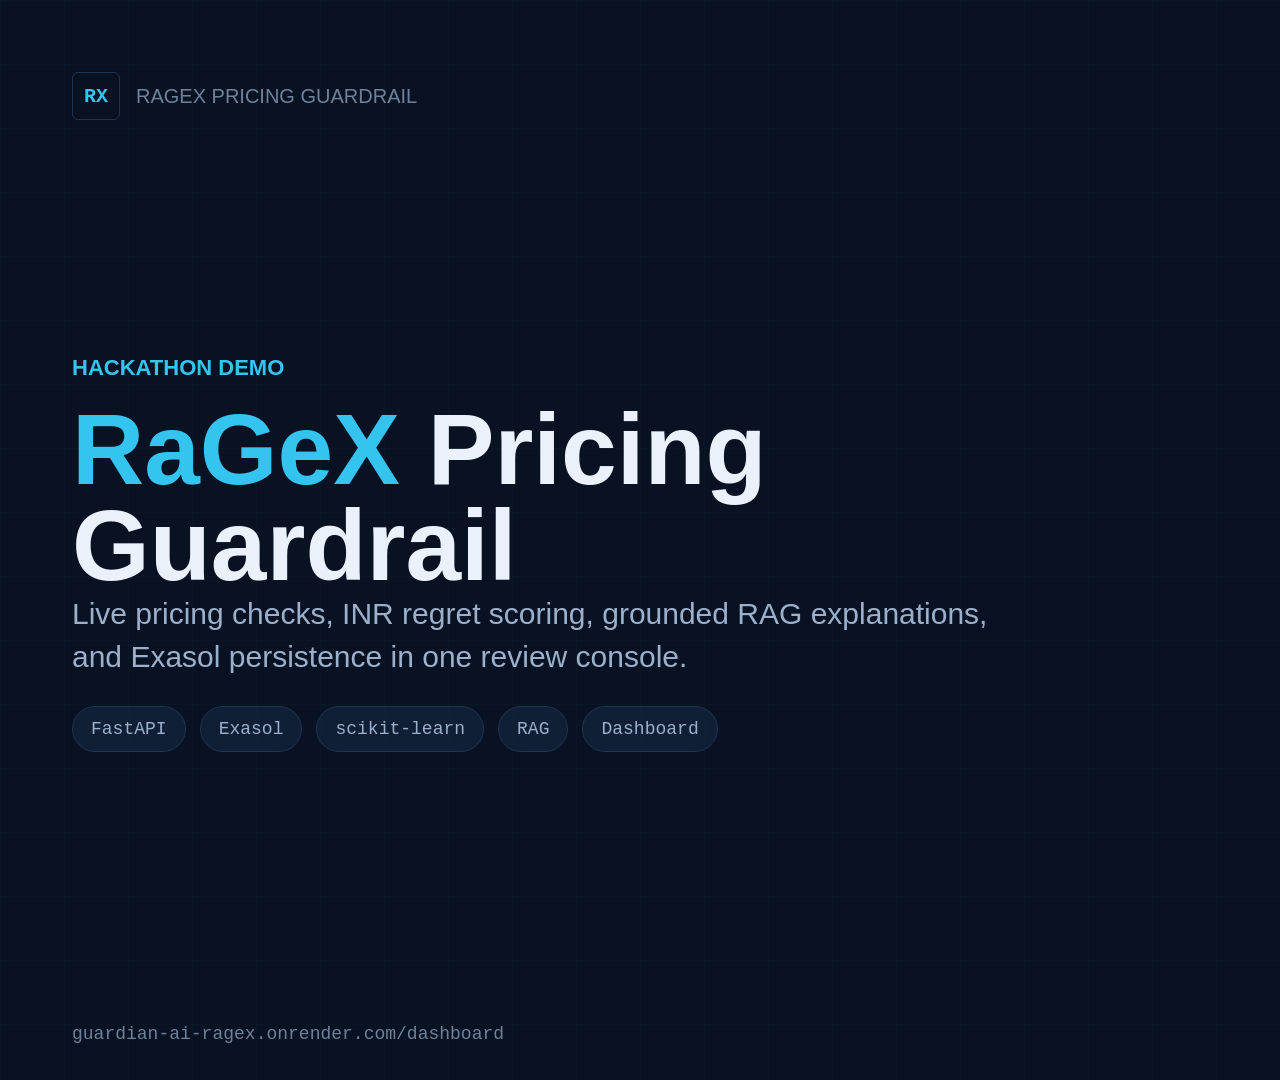
<file: submission/demo-video/frame.html>
<!doctype html>
<html lang="en">
  <head>
    <meta charset="utf-8" />
    <meta name="viewport" content="width=device-width, initial-scale=1" />
    <title>RaGeX Demo Frame</title>
    <style>
      :root {
        --bg: #081222;
        --surface: #0f1d33;
        --surface-2: #14263f;
        --border: #1e3454;
        --text: #eaf1fa;
        --muted: #9cb0cb;
        --dim: #6e8299;
        --connector: #2e4a72;
        --cyan: #35c4f0;
        --violet: #7c6cff;
        --green: #35d07f;
        --amber: #f3a83b;
        --red: #f05252;
      }

      * {
        box-sizing: border-box;
      }

      body {
        margin: 0;
        width: 1920px;
        height: 1080px;
        overflow: hidden;
        background: var(--bg);
        color: var(--text);
        font-family: Inter, Arial, Helvetica, sans-serif;
      }

      .frame {
        position: relative;
        width: 1920px;
        height: 1080px;
        padding: 72px;
      }

      .grid {
        position: absolute;
        inset: 0;
        background-image:
          linear-gradient(rgba(53, 196, 240, 0.05) 1px, transparent 1px),
          linear-gradient(90deg, rgba(53, 196, 240, 0.05) 1px, transparent 1px);
        background-size: 64px 64px;
        opacity: 0.45;
      }

      .topline {
        position: relative;
        z-index: 2;
        display: flex;
        align-items: center;
        justify-content: space-between;
        color: var(--dim);
        font-size: 20px;
        letter-spacing: 0;
        text-transform: uppercase;
      }

      .brand {
        display: flex;
        align-items: center;
        gap: 16px;
      }

      .mark {
        width: 48px;
        height: 48px;
        border: 1px solid var(--border);
        border-radius: 6px;
        display: grid;
        place-items: center;
        color: var(--cyan);
        font-family: "SFMono-Regular", Consolas, monospace;
        font-weight: 800;
      }

      .stage {
        position: relative;
        z-index: 1;
        height: calc(100% - 72px);
        display: grid;
        gap: 40px;
        align-items: center;
      }

      .two {
        grid-template-columns: 0.82fr 1.18fr;
      }

      .three {
        grid-template-columns: repeat(3, 1fr);
      }

      .title {
        max-width: 920px;
      }

      .eyebrow {
        margin: 0 0 18px;
        color: var(--cyan);
        font-size: 22px;
        font-weight: 800;
        letter-spacing: 0;
        text-transform: uppercase;
      }

      h1 {
        margin: 0;
        font-size: 100px;
        line-height: 0.96;
        letter-spacing: 0;
      }

      h1 span {
        color: var(--cyan);
      }

      h2 {
        margin: 0 0 20px;
        font-size: 58px;
        line-height: 1.05;
        letter-spacing: 0;
      }

      p {
        margin: 0;
        color: var(--muted);
        font-size: 30px;
        line-height: 1.42;
      }

      .mono {
        font-family: "SFMono-Regular", Consolas, monospace;
      }

      .panel,
      .metric,
      .terminal,
      .screenshot {
        background: var(--surface);
        border: 1px solid var(--border);
        border-radius: 6px;
      }

      .panel {
        padding: 36px;
      }

      .metric {
        min-height: 214px;
        padding: 30px;
      }

      .metric small,
      .label {
        display: block;
        color: var(--dim);
        font-size: 18px;
        font-weight: 800;
        text-transform: uppercase;
        letter-spacing: 0;
      }

      .metric strong {
        display: block;
        margin: 18px 0 10px;
        color: var(--cyan);
        font-family: "SFMono-Regular", Consolas, monospace;
        font-size: 54px;
        line-height: 1;
      }

      .metric em {
        color: var(--muted);
        font-size: 22px;
        font-style: normal;
      }

      .pipeline {
        display: grid;
        grid-template-columns: repeat(6, 1fr);
        gap: 18px;
        margin-top: 42px;
      }

      .node {
        min-height: 154px;
        padding: 24px;
        border: 1px solid var(--border);
        border-radius: 6px;
        background: var(--surface);
      }

      .node b {
        display: block;
        width: 48px;
        height: 48px;
        margin-bottom: 20px;
        border-radius: 6px;
        display: grid;
        place-items: center;
        background: rgba(53, 196, 240, 0.12);
        color: var(--cyan);
        font-family: "SFMono-Regular", Consolas, monospace;
      }

      .node span {
        display: block;
        color: var(--text);
        font-size: 24px;
        font-weight: 800;
      }

      .node small {
        color: var(--muted);
        font-size: 17px;
      }

      .screenshot {
        padding: 14px;
        overflow: hidden;
        height: 760px;
      }

      .screenshot img {
        width: 100%;
        height: 100%;
        object-fit: cover;
        object-position: top left;
        border-radius: 4px;
        display: block;
      }

      .screenshot.detail img {
        object-position: top right;
      }

      .list {
        display: grid;
        gap: 18px;
        margin-top: 30px;
      }

      .item {
        display: flex;
        gap: 18px;
        align-items: flex-start;
        padding: 20px 22px;
        border: 1px solid var(--border);
        border-radius: 6px;
        background: var(--surface-2);
      }

      .dot {
        width: 14px;
        height: 14px;
        margin-top: 12px;
        border-radius: 999px;
        background: var(--cyan);
        flex: 0 0 auto;
      }

      .item b {
        display: block;
        margin-bottom: 4px;
        font-size: 26px;
      }

      .item span {
        color: var(--muted);
        font-size: 22px;
        line-height: 1.3;
      }

      .terminal {
        padding: 32px;
        font-family: "SFMono-Regular", Consolas, monospace;
        font-size: 24px;
        line-height: 1.55;
        white-space: pre-wrap;
        color: var(--muted);
      }

      .terminal b {
        color: var(--green);
      }

      .terminal .cyan {
        color: var(--cyan);
      }

      .terminal .violet {
        color: var(--violet);
      }

      .risk-high {
        color: var(--red);
      }

      .risk-med {
        color: var(--amber);
      }

      .badge-row {
        display: flex;
        gap: 14px;
        flex-wrap: wrap;
        margin-top: 28px;
      }

      .badge {
        border: 1px solid var(--border);
        border-radius: 999px;
        padding: 12px 18px;
        color: var(--muted);
        background: rgba(20, 38, 63, 0.7);
        font-family: "SFMono-Regular", Consolas, monospace;
        font-size: 18px;
      }

      .accent-cyan {
        color: var(--cyan);
      }

      .accent-violet {
        color: var(--violet);
      }

      .wide {
        grid-column: 1 / -1;
      }

      .footer {
        position: absolute;
        left: 72px;
        right: 72px;
        bottom: 36px;
        display: flex;
        justify-content: space-between;
        color: var(--dim);
        font-family: "SFMono-Regular", Consolas, monospace;
        font-size: 18px;
      }
    </style>
  </head>
  <body>
    <div class="frame">
      <div class="grid"></div>
      <div class="topline">
        <div class="brand"><div class="mark">RX</div><span>RaGeX Pricing Guardrail</span></div>
        <span id="stamp" class="mono"></span>
      </div>
      <main id="scene" class="stage"></main>
      <div class="footer">
        <span>guardian-ai-ragex.onrender.com/dashboard</span>
        <span id="count"></span>
      </div>
    </div>
    <script>
      const scenes = [
        {
          type: "title",
          eyebrow: "Hackathon demo",
          title: "<span>RaGeX</span> Pricing Guardrail",
          body: "Live pricing checks, INR regret scoring, grounded RAG explanations, and Exasol persistence in one review console.",
          badges: ["FastAPI", "Exasol", "scikit-learn", "RAG", "Dashboard"]
        },
        {
          type: "split-list",
          eyebrow: "Problem",
          title: "Pricing bots move faster than human review.",
          body: "A bad model release, stale competitor signal, or broken feed can push prices below floor, above ceiling, or into drift before teams notice.",
          items: [
            ["Floor breach", "Revenue risk when prices go below allowed minimums."],
            ["Ceiling breach", "Trust and conversion risk when prices jump too high."],
            ["Silent drift", "Small changes compound until margin damage is visible late."]
          ]
        },
        {
          type: "pipeline",
          eyebrow: "Architecture",
          title: "One pipeline from decision to explanation.",
          body: "Simulator decisions flow through Exasol, guardrail checks, regret scoring, RAG retrieval, and analyst review."
        },
        {
          type: "screenshot",
          eyebrow: "Main dashboard",
          title: "Current risk posture first.",
          body: "Total decisions, average regret, confidence, high-risk count, evidence coverage, and trend charts are visible immediately.",
          image: "../screenshots/main-dashboard.png"
        },
        {
          type: "screenshot-detail",
          eyebrow: "Decision explorer",
          title: "Rows become review work.",
          body: "Each SKU shows selected price, best counterfactual price, estimated regret, risk level, and confidence, with severity filters.",
          image: "../screenshots/main-dashboard.png"
        },
        {
          type: "screenshot-detail",
          eyebrow: "Decision detail",
          title: "Why this price was risky.",
          body: "The side panel shows reason, factor influence, counterfactual result, evidence snippets, and uncertainty.",
          image: "../screenshots/dashboard-with-detail.png"
        },
        {
          type: "cards",
          eyebrow: "Grounded RAG",
          title: "Answer only when evidence exists.",
          body: "Policy docs, incident reports, SOPs, escalation rules, constraints, and example decisions are chunked and retrieved before explanation.",
          cards: [
            ["Retrieve", "Find relevant policy and incident snippets.", "accent-violet"],
            ["Explain", "Summarize the decision with citations.", "accent-cyan"],
            ["Refuse", "Decline unrelated questions instead of inventing.", "risk-med"]
          ]
        },
        {
          type: "terminal",
          eyebrow: "Exasol persistence",
          title: "Database-backed demo state.",
          body: "The public deployment persists decisions and vector chunks in Exasol.",
          code: "GET /health\\n{\\n  \"status\": \"healthy\",\\n  \"storage_backend\": \"exasol\",\\n  \"vector_backend\": \"exasol_python_vectors\",\\n  \"llm_provider\": \"groq\",\\n  \"rag_chunks\": 132,\\n  \"decision_records\": 42\\n}"
        },
        {
          type: "terminal",
          eyebrow: "Integration",
          title: "Clean handoff from guardrail simulator.",
          body: "Divija's bot can POST one pricing decision. The RAG dashboard converts, scores, stores, explains, and displays it.",
          code: "POST /integrations/guardrail-decision\\n{\\n  \"sku_id\": \"SKU-0001\",\\n  \"old_price\": 499.0,\\n  \"new_price\": 699.0,\\n  \"flagged\": true,\\n  \"flag_reason\": \"Price exceeds competitor ceiling\",\\n  \"severity\": 0.8\\n}"
        },
        {
          type: "metrics",
          eyebrow: "Impact",
          title: "From alert to explainable action.",
          body: "RaGeX joins three team streams into one workflow: guardrail signals, regret cost, and grounded evidence.",
          metrics: [
            ["42", "persisted decisions"],
            ["132", "retrieval chunks"],
            ["100%", "evidence coverage"],
            ["2 sec", "dashboard polling"]
          ]
        },
        {
          type: "title",
          eyebrow: "Close",
          title: "Safer pricing, <span>while decisions are still fixable.</span>",
          body: "RaGeX turns automated pricing from a black-box stream into a governed, measurable, explainable review loop.",
          badges: ["Live dashboard", "Exasol-backed", "Regret-aware", "Evidence-grounded"]
        }
      ];

      const sceneIndex = Number(new URLSearchParams(location.search).get("scene") || "1") - 1;
      const scene = scenes[Math.max(0, Math.min(scenes.length - 1, sceneIndex))];
      document.getElementById("stamp").textContent = `scene ${String(sceneIndex + 1).padStart(2, "0")}`;
      document.getElementById("count").textContent = `${sceneIndex + 1} / ${scenes.length}`;

      const root = document.getElementById("scene");
      const escapeHtml = (value) =>
        String(value).replaceAll("&", "&amp;").replaceAll("<", "&lt;").replaceAll(">", "&gt;");

      function titleBlock() {
        return `<div class="title"><p class="eyebrow">${scene.eyebrow}</p><h1>${scene.title}</h1><p>${scene.body}</p>${badges(scene.badges)}</div>`;
      }

      function badges(items = []) {
        return `<div class="badge-row">${items.map((item) => `<span class="badge">${escapeHtml(item)}</span>`).join("")}</div>`;
      }

      function list(items) {
        return `<div class="list">${items.map(([head, text]) => `<div class="item"><i class="dot"></i><div><b>${escapeHtml(head)}</b><span>${escapeHtml(text)}</span></div></div>`).join("")}</div>`;
      }

      function render() {
        if (scene.type === "title") {
          root.innerHTML = titleBlock();
          return;
        }
        if (scene.type === "split-list") {
          root.classList.add("two");
          root.innerHTML = `<div><p class="eyebrow">${scene.eyebrow}</p><h2>${scene.title}</h2><p>${scene.body}</p></div><div>${list(scene.items)}</div>`;
          return;
        }
        if (scene.type === "pipeline") {
          root.innerHTML = `<div><p class="eyebrow">${scene.eyebrow}</p><h2>${scene.title}</h2><p>${scene.body}</p><div class="pipeline">${["Simulator", "Exasol", "Guardrail", "Regret", "RAG", "Dashboard"].map((name, index) => `<div class="node"><b>${["SIM", "DB", "GR", "INR", "AI", "UI"][index]}</b><span>${name}</span><small>${["decision feed", "tables + vectors", "rules + z-score", "counterfactual", "grounded evidence", "review console"][index]}</small></div>`).join("")}</div></div>`;
          return;
        }
        if (scene.type === "screenshot") {
          root.classList.add("two");
          root.innerHTML = `<div><p class="eyebrow">${scene.eyebrow}</p><h2>${scene.title}</h2><p>${scene.body}</p></div><div class="screenshot"><img src="${scene.image}" alt=""></div>`;
          return;
        }
        if (scene.type === "screenshot-detail") {
          root.classList.add("two");
          root.innerHTML = `<div class="screenshot detail"><img src="${scene.image}" alt=""></div><div><p class="eyebrow">${scene.eyebrow}</p><h2>${scene.title}</h2><p>${scene.body}</p></div>`;
          return;
        }
        if (scene.type === "cards") {
          root.innerHTML = `<div><p class="eyebrow">${scene.eyebrow}</p><h2>${scene.title}</h2><p>${scene.body}</p><div class="pipeline three">${scene.cards.map(([head, text, klass]) => `<div class="metric"><small>${escapeHtml(head)}</small><strong class="${klass}">${escapeHtml(head)}</strong><em>${escapeHtml(text)}</em></div>`).join("")}</div></div>`;
          return;
        }
        if (scene.type === "terminal") {
          root.classList.add("two");
          root.innerHTML = `<div><p class="eyebrow">${scene.eyebrow}</p><h2>${scene.title}</h2><p>${scene.body}</p></div><pre class="terminal">${escapeHtml(scene.code)}</pre>`;
          return;
        }
        if (scene.type === "metrics") {
          root.innerHTML = `<div><p class="eyebrow">${scene.eyebrow}</p><h2>${scene.title}</h2><p>${scene.body}</p><div class="pipeline">${scene.metrics.map(([value, label]) => `<div class="metric"><small>${escapeHtml(label)}</small><strong>${escapeHtml(value)}</strong><em>demo signal</em></div>`).join("")}</div></div>`;
        }
      }

      render();
    </script>
  </body>
</html>
</file>
